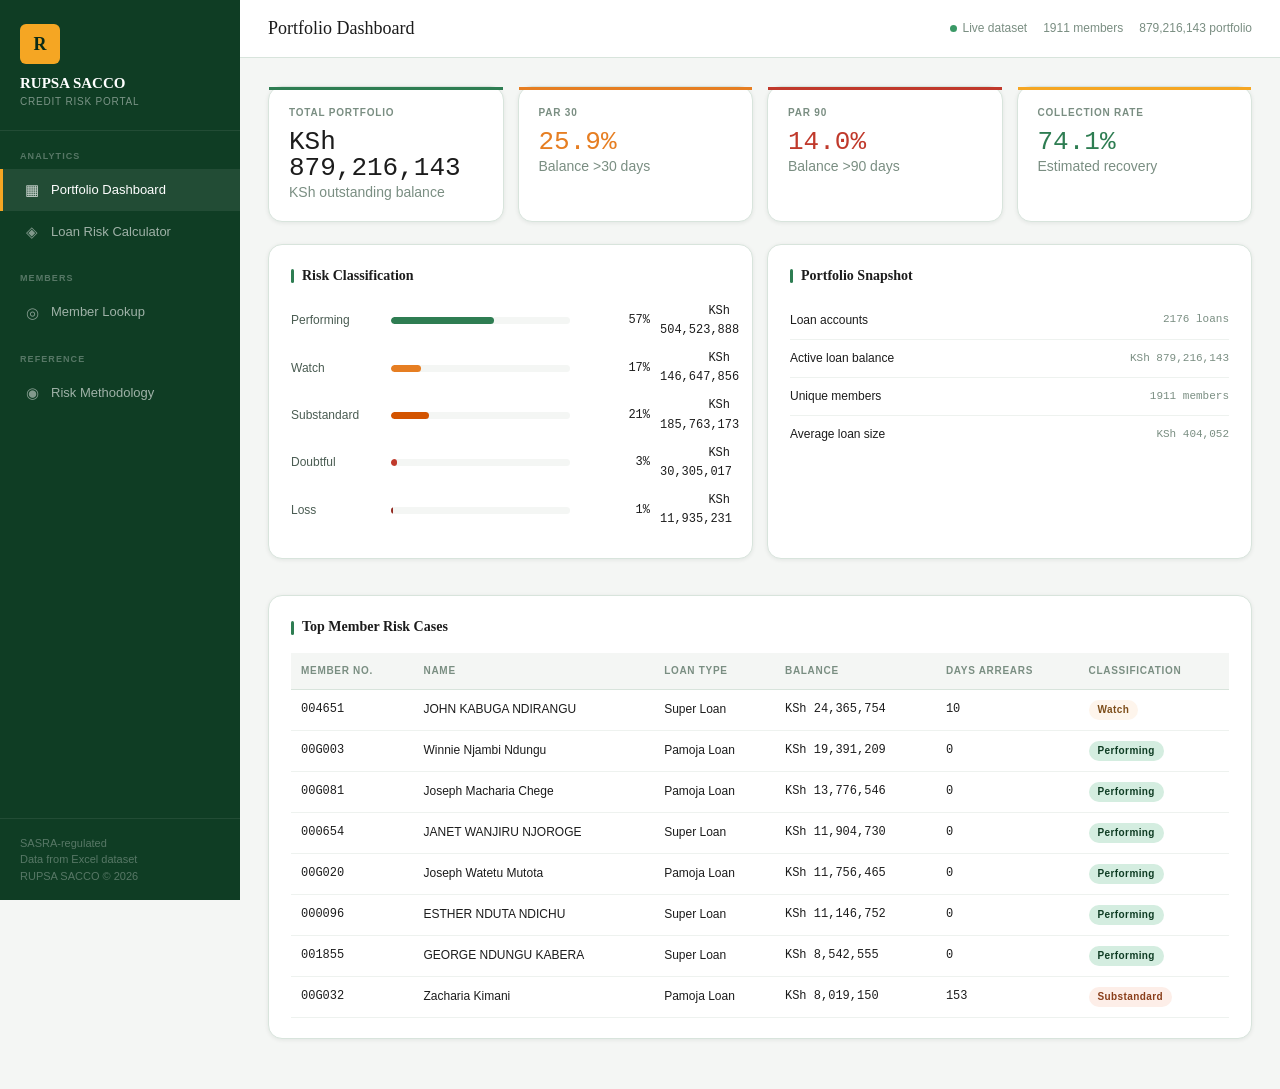
<file: website/index.html>
<!DOCTYPE html>
<html lang="en">
<head>
  <meta charset="UTF-8">
  <meta name="viewport" content="width=device-width, initial-scale=1.0">
  <title>RUPSA SACCO — Credit Risk Analytics Portal</title>
  <link rel="stylesheet" href="styles.css">
</head>
<body>
  <aside class="sidebar">
    <div class="sidebar-logo">
      <div class="logo-badge">R</div>
      <div class="logo-name">RUPSA SACCO</div>
      <div class="logo-sub">Credit Risk Portal</div>
    </div>
    <div class="sidebar-section">Analytics</div>
    <div class="nav-item active" onclick="nav('dashboard', this)">
      <span class="nav-icon">▦</span> Portfolio Dashboard
    </div>
    <div class="nav-item" onclick="nav('calculator', this)">
      <span class="nav-icon">◈</span> Loan Risk Calculator
    </div>
    <div class="sidebar-section">Members</div>
    <div class="nav-item" onclick="nav('lookup', this)">
      <span class="nav-icon">◎</span> Member Lookup
    </div>
    <div class="sidebar-section">Reference</div>
    <div class="nav-item" onclick="nav('methodology', this)">
      <span class="nav-icon">◉</span> Risk Methodology
    </div>
    <div class="sidebar-footer">
      SASRA-regulated<br>
      Data from Excel dataset<br>
      RUPSA SACCO © 2026
    </div>
  </aside>

  <div class="main">
    <div class="topbar">
      <div class="topbar-title" id="page-title">Portfolio Dashboard</div>
      <div class="topbar-meta">
        <span><span class="status-dot"></span>Live dataset</span>
        <span id="summary-members">— members</span>
        <span id="summary-portfolio">— portfolio</span>
      </div>
    </div>

    <div class="content">
      <div class="page active" id="page-dashboard">
        <div class="metrics-grid" id="dashboard-metrics">
          <div class="metric-card">
            <div class="metric-label">Total Portfolio</div>
            <div class="metric-value" id="metric-portfolio">—</div>
            <div class="metric-sub">KSh outstanding balance</div>
          </div>
          <div class="metric-card warn">
            <div class="metric-label">PAR 30</div>
            <div class="metric-value warn" id="metric-par30">—</div>
            <div class="metric-sub">Balance >30 days</div>
          </div>
          <div class="metric-card danger">
            <div class="metric-label">PAR 90</div>
            <div class="metric-value danger" id="metric-par90">—</div>
            <div class="metric-sub">Balance >90 days</div>
          </div>
          <div class="metric-card gold">
            <div class="metric-label">Collection Rate</div>
            <div class="metric-value good" id="metric-collection">—</div>
            <div class="metric-sub">Estimated recovery</div>
          </div>
        </div>

        <div class="two-col">
          <div class="card">
            <div class="card-title">Risk Classification</div>
            <div class="risk-row">
              <span class="risk-name"><span class="dot" style="background:#2E7D52"></span>Performing</span>
              <div class="bar-track"><div class="bar-fill" id="bar-performing" style="width:0;background:#2E7D52"></div></div>
              <span class="risk-pct" id="pct-performing">—</span>
              <span class="risk-kshs" id="amt-performing">—</span>
            </div>
            <div class="risk-row">
              <span class="risk-name"><span class="dot" style="background:#E67E22"></span>Watch</span>
              <div class="bar-track"><div class="bar-fill" id="bar-watch" style="width:0;background:#E67E22"></div></div>
              <span class="risk-pct" id="pct-watch">—</span>
              <span class="risk-kshs" id="amt-watch">—</span>
            </div>
            <div class="risk-row">
              <span class="risk-name"><span class="dot" style="background:#D35400"></span>Substandard</span>
              <div class="bar-track"><div class="bar-fill" id="bar-substandard" style="width:0;background:#D35400"></div></div>
              <span class="risk-pct" id="pct-substandard">—</span>
              <span class="risk-kshs" id="amt-substandard">—</span>
            </div>
            <div class="risk-row">
              <span class="risk-name"><span class="dot" style="background:#C0392B"></span>Doubtful</span>
              <div class="bar-track"><div class="bar-fill" id="bar-doubtful" style="width:0;background:#C0392B"></div></div>
              <span class="risk-pct" id="pct-doubtful">—</span>
              <span class="risk-kshs" id="amt-doubtful">—</span>
            </div>
            <div class="risk-row">
              <span class="risk-name"><span class="dot" style="background:#922B21"></span>Loss</span>
              <div class="bar-track"><div class="bar-fill" id="bar-loss" style="width:0;background:#922B21"></div></div>
              <span class="risk-pct" id="pct-loss">—</span>
              <span class="risk-kshs" id="amt-loss">—</span>
            </div>
          </div>

          <div class="card">
            <div class="card-title">Portfolio Snapshot</div>
            <div class="product-row">
              <span class="product-name">Loan accounts</span>
              <span class="product-kshs" id="pool-products">—</span>
            </div>
            <div class="product-row">
              <span class="product-name">Active loan balance</span>
              <span class="product-kshs" id="pool-balance">—</span>
            </div>
            <div class="product-row">
              <span class="product-name">Unique members</span>
              <span class="product-kshs" id="pool-members">—</span>
            </div>
            <div class="product-row">
              <span class="product-name">Average loan size</span>
              <span class="product-kshs" id="pool-average">—</span>
            </div>
          </div>
        </div>

        <div class="card">
          <div class="card-title">Top Member Risk Cases</div>
          <table class="data-table" id="top-risk-table">
            <thead>
              <tr>
                <th>Member No.</th>
                <th>Name</th>
                <th>Loan Type</th>
                <th>Balance</th>
                <th>Days Arrears</th>
                <th>Classification</th>
              </tr>
            </thead>
            <tbody></tbody>
          </table>
        </div>
      </div>

      <div class="page" id="page-calculator">
        <div class="card" style="margin-bottom:14px">
          <div class="card-title">Loan Risk Calculator</div>
          <p class="method-desc">Select a loan product and the calculator will auto-apply the corresponding interest profile. This is ideal for plausibility checks before appraisal.</p>
          <div class="calc-grid">
            <div class="field-group">
              <label>Loan Type</label>
              <select id="c-type"></select>
            </div>
            <div class="field-group">
              <label>Loan Amount (KSh)</label>
              <input type="number" id="c-amount" value="200000" placeholder="e.g. 200000">
            </div>
            <div class="field-group">
              <label>Loan Term (Months)</label>
              <input type="number" id="c-term" value="24" placeholder="e.g. 24">
            </div>
          </div>
          <div class="calc-grid">
            <div class="field-group">
              <label>Member Deposits (KSh)</label>
              <input type="number" id="c-deposits" value="80000" placeholder="e.g. 80000">
            </div>
            <div class="field-group">
              <label>Current Arrears Days</label>
              <input type="number" id="c-arrears" value="0" placeholder="0">
            </div>
            <div class="field-group">
              <label>Annual Interest Rate (%)</label>
              <input type="number" id="c-rate" value="12" step="0.1" placeholder="e.g. 12" readonly>
            </div>
          </div>
          <div class="field-note" id="calc-note">Auto-applied monthly interest: <strong id="monthly-rate">1.00%</strong></div>
          <div style="display:flex;gap:10px;align-items:center;margin-top:12px">
            <button class="btn-primary" onclick="calcRisk()">Run Risk Assessment →</button>
            <button class="btn-secondary" onclick="resetCalc()">Reset</button>
          </div>
        </div>

        <div id="calc-result" style="display:none">
          <div class="card">
            <div class="card-title">Assessment Result</div>
            <div class="result-grid">
              <div class="result-box">
                <div class="r-label">Monthly Repayment</div>
                <div class="r-val" id="r-emi">—</div>
                <div class="metric-sub">KSh</div>
              </div>
              <div class="result-box">
                <div class="r-label">Loan-to-Deposit Ratio</div>
                <div class="r-val" id="r-ltd">—</div>
                <div class="metric-sub">%</div>
              </div>
              <div class="result-box">
                <div class="r-label">Interest Rate</div>
                <div class="r-val" id="r-rate">—</div>
                <div class="metric-sub">Annual</div>
              </div>
              <div class="result-box">
                <div class="r-label">Credit Verdict</div>
                <div class="r-val" id="r-verdict">—</div>
                <div class="metric-sub">Preliminary</div>
              </div>
            </div>
            <div class="risk-verdict low" id="r-verdict-card">
              <div>
                <div class="verdict-level" id="verdict-level">Healthy</div>
                <div class="verdict-text" id="verdict-text">Member is within conservative exposure thresholds.</div>
              </div>
            </div>
          </div>
        </div>
      </div>

      <div class="page" id="page-lookup">
        <div class="card">
          <div class="card-title">Member Lookup</div>
          <p class="method-desc">Search the live Excel dataset by member number, phone number or account ID. Enter a 6-digit member number without the letter M.</p>
          <div class="search-bar">
            <input type="search" id="lookup-input" placeholder="000020 or +254725207022 or 0000000020">
            <button class="btn-primary" onclick="searchMember()">Search</button>
          </div>
          <div id="lookup-message" class="empty-state"></div>
          <div id="lookup-results" style="display:none">
            <div class="member-profile card" id="lookup-profile"></div>
            <div class="card" style="margin-top:16px">
              <div class="section-header">
                <div class="card-title">Loan Records</div>
                <span class="section-tag" id="lookup-count">— loans</span>
              </div>
              <table class="data-table" id="lookup-table">
                <thead>
                  <tr>
                    <th>Loan Type</th>
                    <th>Balance</th>
                    <th>Arrears</th>
                    <th>Rate</th>
                    <th>Classification</th>
                    <th>Maturity</th>
                  </tr>
                </thead>
                <tbody></tbody>
              </table>
            </div>
          </div>
        </div>
      </div>

      <div class="page" id="page-methodology">
        <div class="card">
          <div class="card-title">Methodology</div>
          <div class="method-item">
            <div class="method-title">Data Source</div>
            <div class="method-desc">The portal reads the SACCO loan portfolio from the attached Excel workbook and visualizes member credit exposures, classification, and arrears.</div>
          </div>
          <div class="method-item">
            <div class="method-title">Loan Product Rates</div>
            <div class="method-desc">Calculator rates are auto-applied by loan category. Normal loan uses 1.0% monthly, Emergency loan uses 1.3% monthly, School Fees loan uses 1.15% monthly, and M-Cash loan uses 5.0% monthly.</div>
          </div>
          <div class="method-item">
            <div class="method-title">Member Lookup</div>
            <div class="method-desc">Search using either the zero-padded member number, the raw phone number, or the account ID. Member numbers in the dataset are matched without the `M-` prefix.</div>
          </div>
          <div class="formula-block">EMI = P × r × (1+r)^n ÷ ((1+r)^n − 1)</div>
        </div>
      </div>
    </div>
  </div>

  <script src="app.js"></script>
</body>
</html>
</file>
<file: website/styles.css>
:root {
  --green-900: #0A2A17;
  --green-800: #0F3D24;
  --green-700: #1A5C38;
  --green-600: #2E7D52;
  --green-500: #3A9966;
  --green-100: #D4EDE0;
  --green-50: #EDF7F2;
  --gold: #F5A623;
  --gold-light: #FEF3DC;
  --red-700: #A93226;
  --red-500: #C0392B;
  --red-50: #FDEDEC;
  --amber-500: #E67E22;
  --amber-50: #FEF5EC;
  --bg: #F4F6F4;
  --surface: #FFFFFF;
  --border: #D8E4DC;
  --text-1: #1C1C1C;
  --text-2: #4A5C52;
  --text-3: #7A8E82;
  --font-head: 'Playfair Display', Georgia, serif;
  --font-body: 'IBM Plex Sans', sans-serif;
  --font-mono: 'IBM Plex Mono', monospace;
  --r-sm: 6px;
  --r-md: 10px;
  --r-lg: 14px;
  --shadow: 0 1px 4px rgba(10,42,23,0.08);
  --shadow-md: 0 4px 16px rgba(10,42,23,0.10);
}

*,
*::before,
*::after {
  box-sizing: border-box;
  margin: 0;
  padding: 0;
}

body {
  font-family: var(--font-body);
  background: var(--bg);
  color: var(--text-1);
  min-height: 100vh;
  display: flex;
  font-size: 14px;
  line-height: 1.6;
}

.sidebar {
  width: 240px;
  min-height: 100vh;
  background: var(--green-800);
  display: flex;
  flex-direction: column;
  position: fixed;
  top: 0;
  left: 0;
  z-index: 100;
}

.sidebar-logo {
  padding: 24px 20px 20px;
  border-bottom: 1px solid rgba(255,255,255,0.08);
}

.logo-badge {
  display: inline-flex;
  align-items: center;
  justify-content: center;
  width: 40px;
  height: 40px;
  background: var(--gold);
  border-radius: var(--r-sm);
  font-family: var(--font-head);
  font-size: 18px;
  font-weight: 700;
  color: var(--green-900);
  margin-bottom: 10px;
}

.logo-name {
  font-family: var(--font-head);
  font-size: 15px;
  font-weight: 600;
  color: #fff;
  line-height: 1.2;
}

.logo-sub {
  font-size: 10px;
  color: rgba(255,255,255,0.45);
  letter-spacing: 0.08em;
  text-transform: uppercase;
  margin-top: 2px;
}

.sidebar-section {
  font-size: 9px;
  font-weight: 600;
  letter-spacing: 0.12em;
  text-transform: uppercase;
  color: rgba(255,255,255,0.3);
  padding: 18px 20px 6px;
}

.nav-item {
  display: flex;
  align-items: center;
  gap: 10px;
  padding: 9px 20px;
  cursor: pointer;
  font-size: 13px;
  color: rgba(255,255,255,0.6);
  transition: background 0.15s, color 0.15s;
  border-left: 3px solid transparent;
  user-select: none;
}

.nav-item:hover {
  background: rgba(255,255,255,0.05);
  color: rgba(255,255,255,0.9);
}

.nav-item.active {
  background: rgba(255,255,255,0.08);
  color: #fff;
  border-left-color: var(--gold);
}

.nav-icon {
  font-size: 15px;
  width: 18px;
  text-align: center;
  opacity: 0.8;
}

.sidebar-footer {
  margin-top: auto;
  padding: 16px 20px;
  border-top: 1px solid rgba(255,255,255,0.08);
  font-size: 11px;
  color: rgba(255,255,255,0.3);
  line-height: 1.5;
}

.main {
  margin-left: 240px;
  flex: 1;
  min-height: 100vh;
  display: flex;
  flex-direction: column;
}

.topbar {
  background: var(--surface);
  border-bottom: 1px solid var(--border);
  padding: 14px 28px;
  display: flex;
  align-items: center;
  justify-content: space-between;
  position: sticky;
  top: 0;
  z-index: 50;
}

.topbar-title {
  font-family: var(--font-head);
  font-size: 18px;
  font-weight: 500;
  color: var(--text-1);
}

.topbar-meta {
  font-size: 12px;
  color: var(--text-3);
  display: flex;
  align-items: center;
  gap: 16px;
}

.status-dot {
  display: inline-block;
  width: 7px;
  height: 7px;
  border-radius: 50%;
  background: var(--green-500);
  margin-right: 5px;
  animation: pulse 2s infinite;
}

@keyframes pulse {
  0%, 100% { opacity: 1; }
  50% { opacity: 0.4; }
}

.content {
  padding: 28px;
  flex: 1;
}

.page { display: none; }
.page.active { display: block; }

.card {
  background: var(--surface);
  border: 1px solid var(--border);
  border-radius: var(--r-lg);
  padding: 20px 22px;
  box-shadow: var(--shadow);
  margin-bottom: 22px;
}

.card-title {
  font-family: var(--font-head);
  font-size: 14px;
  font-weight: 600;
  color: var(--text-1);
  margin-bottom: 14px;
  display: flex;
  align-items: center;
  gap: 8px;
}

.card-title::before {
  content: '';
  display: inline-block;
  width: 3px;
  height: 14px;
  background: var(--green-600);
  border-radius: 2px;
  flex-shrink: 0;
}

.metrics-grid,
.result-grid,
.par-grid {
  display: grid;
  gap: 14px;
}

.metrics-grid { grid-template-columns: repeat(4, 1fr); margin-bottom: 22px; }
.result-grid { grid-template-columns: repeat(4, 1fr); gap: 12px; margin-top: 18px; }
.par-grid { grid-template-columns: repeat(4, 1fr); }

.metric-card,
.result-box {
  background: var(--surface);
  border: 1px solid var(--border);
  border-radius: var(--r-lg);
  padding: 18px 20px;
  box-shadow: var(--shadow);
  position: relative;
}

.metric-card::after,
.result-box::after {
  content: '';
  position: absolute;
  top: 0;
  left: 0;
  right: 0;
  height: 3px;
  background: var(--green-600);
}

.metric-card.warn::after { background: var(--amber-500); }
.metric-card.danger::after { background: var(--red-500); }
.metric-card.gold::after { background: var(--gold); }

.metric-label,
.r-label,
.method-title,
.section-title {
  font-size: 10px;
  font-weight: 600;
  letter-spacing: 0.08em;
  text-transform: uppercase;
  color: var(--text-3);
  margin-bottom: 8px;
}

.metric-value,
.r-val {
  font-family: var(--font-mono);
  font-size: 26px;
  font-weight: 500;
  color: var(--text-1);
  line-height: 1;
}

.metric-value.danger { color: var(--red-500); }
.metric-value.warn { color: var(--amber-500); }
.metric-value.good { color: var(--green-600); }

.metric-sub,
.verdict-text,
.method-desc,
.search-bar input,
.field-group label,
.data-table th,
.data-table td,
.empty-state p {
  color: var(--text-3);
}

.two-col,
.three-col,
.member-profile {
  display: grid;
  gap: 14px;
  margin-bottom: 14px;
}

.two-col { grid-template-columns: 1fr 1fr; }
.three-col { grid-template-columns: repeat(3, 1fr); }
.member-profile { grid-template-columns: 1fr 2fr; }

.risk-row {
  display: flex;
  align-items: center;
  gap: 10px;
  margin-bottom: 9px;
  font-size: 12px;
}

.risk-name {
  width: 90px;
  color: var(--text-2);
  font-weight: 500;
  flex-shrink: 0;
}

.bar-track {
  flex: 1;
  height: 7px;
  background: var(--bg);
  border-radius: 4px;
  overflow: hidden;
}

.bar-fill {
  height: 100%;
  border-radius: 4px;
  transition: width 0.8s cubic-bezier(.23,1,.32,1);
}

.risk-pct,
.risk-kshs {
  width: 70px;
  text-align: right;
  font-family: var(--font-mono);
  font-size: 12px;
}

.data-table {
  width: 100%;
  border-collapse: collapse;
  font-size: 12px;
}

.data-table th,
.data-table td {
  padding: 10px;
  border-bottom: 1px solid #EEF2EF;
  color: var(--text-1);
}

.data-table th {
  text-align: left;
  font-size: 10px;
  font-weight: 600;
  letter-spacing: 0.07em;
  text-transform: uppercase;
  background: var(--bg);
  color: var(--text-3);
  border-bottom: 1px solid var(--border);
}

.data-table tr:hover td { background: var(--green-50); }

.badge {
  display: inline-block;
  padding: 2px 9px;
  border-radius: 20px;
  font-size: 10px;
  font-weight: 600;
  letter-spacing: 0.04em;
}

.badge-ok { background: var(--green-100); color: var(--green-800); }
.badge-watch { background: var(--amber-50); color: #7D4E1A; }
.badge-sub { background: #FDEEE8; color: #8A3E1A; }
.badge-doubt { background: var(--red-50); color: var(--red-700); }
.badge-loss { background: #F5E5E5; color: #6E1E1E; }

.product-row,
.profile-stat-row,
.field-group,
.calc-grid,
.search-bar {
  display: flex;
  align-items: center;
  justify-content: space-between;
  gap: 10px;
}

.product-row {
  padding: 9px 0;
  border-bottom: 1px solid #EEF2EF;
  font-size: 12px;
}

.product-row:last-child { border-bottom: none; }

.product-name { font-weight: 500; color: var(--text-1); }
.product-kshs { color: var(--text-3); font-family: var(--font-mono); font-size: 11px; }

.field-group { flex-direction: column; align-items: flex-start; }

.field-group label {
  font-size: 11px;
  font-weight: 600;
  text-transform: uppercase;
  letter-spacing: 0.07em;
  margin-bottom: 6px;
}

.field-group input,
.field-group select,
.search-bar input {
  width: 100%;
  padding: 11px 12px;
  border: 1px solid var(--border);
  border-radius: var(--r-sm);
  font-family: var(--font-body);
  font-size: 13px;
  color: var(--text-1);
  background: var(--surface);
  transition: border 0.15s;
}

.field-group input:focus,
.field-group select:focus,
.search-bar input:focus {
  outline: none;
  border-color: var(--green-600);
  box-shadow: 0 0 0 3px rgba(46,125,82,0.12);
}

.btn-primary,
.btn-secondary {
  padding: 10px 22px;
  border: none;
  border-radius: var(--r-sm);
  font-family: var(--font-body);
  font-size: 13px;
  font-weight: 600;
  cursor: pointer;
  transition: background 0.15s, transform 0.1s;
}

.btn-primary {
  background: var(--green-700);
  color: #fff;
}

.btn-secondary {
  background: #fff;
  color: var(--text-2);
  border: 1px solid var(--border);
}

.btn-primary:hover { background: var(--green-600); }
.btn-secondary:hover { background: #f4f6f4; }
.btn-primary:active,
.btn-secondary:active { transform: scale(0.98); }

.field-note {
  margin-top: 10px;
  font-size: 12px;
  color: var(--text-3);
}

.risk-verdict {
  margin-top: 14px;
  padding: 14px 18px;
  border-radius: var(--r-md);
  display: flex;
  align-items: flex-start;
  gap: 12px;
}

.risk-verdict.low { background: var(--green-50); border: 1px solid var(--green-100); }
.risk-verdict.medium { background: var(--amber-50); border: 1px solid #F5C99B; }
.risk-verdict.high { background: var(--red-50); border: 1px solid #F2BDBA; }

.verdict-level { font-family: var(--font-head); font-size: 16px; font-weight: 600; }
.verdict-level.low { color: var(--green-700); }
.verdict-level.medium { color: #9A5A0A; }
.verdict-level.high { color: var(--red-700); }

.verdict-text { font-size: 12px; color: var(--text-2); line-height: 1.6; }

.profile-avatar {
  width: 52px;
  height: 52px;
  border-radius: 50%;
  background: var(--green-700);
  display: flex;
  align-items: center;
  justify-content: center;
  font-family: var(--font-head);
  font-size: 20px;
  font-weight: 600;
  color: #fff;
  margin-bottom: 12px;
}

.profile-stat-row {
  display: flex;
  justify-content: space-between;
  padding: 6px 0;
  border-bottom: 1px solid #EEF2EF;
  font-size: 12px;
}

.profile-stat-row:last-child { border-bottom: none; }

.profile-stat-label { color: var(--text-3); }
.profile-stat-val { font-weight: 500; color: var(--text-1); font-family: var(--font-mono); }

.method-item { padding: 14px 0; border-bottom: 1px solid var(--border); }
.method-item:last-child { border-bottom: none; }

.method-title { font-family: var(--font-head); font-size: 14px; font-weight: 600; color: var(--green-700); margin-bottom: 5px; }
.method-desc { font-size: 12px; color: var(--text-2); line-height: 1.7; }

.formula-block { background: var(--green-50); border-left: 3px solid var(--green-600); padding: 10px 14px; border-radius: 0 var(--r-sm) var(--r-sm) 0; font-family: var(--font-mono); font-size: 11px; color: var(--green-800); margin-top: 8px; line-height: 1.8; }

.section-header { display: flex; align-items: center; justify-content: space-between; margin-bottom: 14px; }
.section-tag { font-size: 10px; background: var(--green-50); color: var(--green-700); padding: 3px 8px; border-radius: 20px; font-weight: 600; }

.section-title { font-family: var(--font-head); font-size: 13px; font-weight: 600; color: var(--text-1); }

.empty-state { text-align: center; padding: 20px 10px; color: var(--text-3); }
.empty-state-icon { font-size: 32px; margin-bottom: 10px; }

@media (max-width: 900px) {
  .sidebar { width: 200px; }
  .main { margin-left: 200px; }
  .metrics-grid, .result-grid { grid-template-columns: 1fr 1fr; }
  .calc-grid, .two-col, .three-col { grid-template-columns: 1fr; }
}

@media (max-width: 700px) {
  .sidebar { position: relative; width: 100%; min-height: auto; }
  .main { margin-left: 0; }
  .topbar { flex-direction: column; align-items: flex-start; gap: 12px; }
  .sidebar-footer { text-align: left; }
}
</file>
<file: sacco_credit_risk_project/website/styles.css>
:root {
  --green-900: #0A2A17;
  --green-800: #0F3D24;
  --green-700: #1A5C38;
  --green-600: #2E7D52;
  --green-500: #3A9966;
  --green-100: #D4EDE0;
  --green-50: #EDF7F2;
  --gold: #F5A623;
  --gold-light: #FEF3DC;
  --red-700: #A93226;
  --red-500: #C0392B;
  --red-50: #FDEDEC;
  --amber-500: #E67E22;
  --amber-50: #FEF5EC;
  --bg: #F4F6F4;
  --surface: #FFFFFF;
  --border: #D8E4DC;
  --text-1: #1C1C1C;
  --text-2: #4A5C52;
  --text-3: #7A8E82;
  --font-head: 'Playfair Display', Georgia, serif;
  --font-body: 'IBM Plex Sans', sans-serif;
  --font-mono: 'IBM Plex Mono', monospace;
  --r-sm: 6px;
  --r-md: 10px;
  --r-lg: 14px;
  --shadow: 0 1px 4px rgba(10,42,23,0.08);
  --shadow-md: 0 4px 16px rgba(10,42,23,0.10);
}

*,
*::before,
*::after {
  box-sizing: border-box;
  margin: 0;
  padding: 0;
}

body {
  font-family: var(--font-body);
  background: var(--bg);
  color: var(--text-1);
  min-height: 100vh;
  display: flex;
  font-size: 14px;
  line-height: 1.6;
}

.sidebar {
  width: 240px;
  min-height: 100vh;
  background: var(--green-800);
  display: flex;
  flex-direction: column;
  position: fixed;
  top: 0;
  left: 0;
  z-index: 100;
}

.sidebar-logo {
  padding: 24px 20px 20px;
  border-bottom: 1px solid rgba(255,255,255,0.08);
}

.logo-badge {
  display: inline-flex;
  align-items: center;
  justify-content: center;
  width: 40px;
  height: 40px;
  background: var(--gold);
  border-radius: var(--r-sm);
  font-family: var(--font-head);
  font-size: 18px;
  font-weight: 700;
  color: var(--green-900);
  margin-bottom: 10px;
}

.logo-name {
  font-family: var(--font-head);
  font-size: 15px;
  font-weight: 600;
  color: #fff;
  line-height: 1.2;
}

.logo-sub {
  font-size: 10px;
  color: rgba(255,255,255,0.45);
  letter-spacing: 0.08em;
  text-transform: uppercase;
  margin-top: 2px;
}

.sidebar-section {
  font-size: 9px;
  font-weight: 600;
  letter-spacing: 0.12em;
  text-transform: uppercase;
  color: rgba(255,255,255,0.3);
  padding: 18px 20px 6px;
}

.nav-item {
  display: flex;
  align-items: center;
  gap: 10px;
  padding: 9px 20px;
  cursor: pointer;
  font-size: 13px;
  color: rgba(255,255,255,0.6);
  transition: background 0.15s, color 0.15s;
  border-left: 3px solid transparent;
  user-select: none;
}

.nav-item:hover {
  background: rgba(255,255,255,0.05);
  color: rgba(255,255,255,0.9);
}

.nav-item.active {
  background: rgba(255,255,255,0.08);
  color: #fff;
  border-left-color: var(--gold);
}

.nav-icon {
  font-size: 15px;
  width: 18px;
  text-align: center;
  opacity: 0.8;
}

.sidebar-footer {
  margin-top: auto;
  padding: 16px 20px;
  border-top: 1px solid rgba(255,255,255,0.08);
  font-size: 11px;
  color: rgba(255,255,255,0.3);
  line-height: 1.5;
}

.main {
  margin-left: 240px;
  flex: 1;
  min-height: 100vh;
  display: flex;
  flex-direction: column;
}

.topbar {
  background: var(--surface);
  border-bottom: 1px solid var(--border);
  padding: 14px 28px;
  display: flex;
  align-items: center;
  justify-content: space-between;
  position: sticky;
  top: 0;
  z-index: 50;
}

.topbar-title {
  font-family: var(--font-head);
  font-size: 18px;
  font-weight: 500;
  color: var(--text-1);
}

.topbar-meta {
  font-size: 12px;
  color: var(--text-3);
  display: flex;
  align-items: center;
  gap: 16px;
}

.status-dot {
  display: inline-block;
  width: 7px;
  height: 7px;
  border-radius: 50%;
  background: var(--green-500);
  margin-right: 5px;
  animation: pulse 2s infinite;
}

@keyframes pulse {
  0%, 100% { opacity: 1; }
  50% { opacity: 0.4; }
}

.content {
  padding: 28px;
  flex: 1;
}

.page { display: none; }
.page.active { display: block; }

.card {
  background: var(--surface);
  border: 1px solid var(--border);
  border-radius: var(--r-lg);
  padding: 20px 22px;
  box-shadow: var(--shadow);
  margin-bottom: 22px;
}

.card-title {
  font-family: var(--font-head);
  font-size: 14px;
  font-weight: 600;
  color: var(--text-1);
  margin-bottom: 14px;
  display: flex;
  align-items: center;
  gap: 8px;
}

.card-title::before {
  content: '';
  display: inline-block;
  width: 3px;
  height: 14px;
  background: var(--green-600);
  border-radius: 2px;
  flex-shrink: 0;
}

.metrics-grid,
.result-grid,
.par-grid {
  display: grid;
  gap: 14px;
}

.metrics-grid { grid-template-columns: repeat(4, 1fr); margin-bottom: 22px; }
.result-grid { grid-template-columns: repeat(4, 1fr); gap: 12px; margin-top: 18px; }
.par-grid { grid-template-columns: repeat(4, 1fr); }

.metric-card,
.result-box {
  background: var(--surface);
  border: 1px solid var(--border);
  border-radius: var(--r-lg);
  padding: 18px 20px;
  box-shadow: var(--shadow);
  position: relative;
}

.metric-card::after,
.result-box::after {
  content: '';
  position: absolute;
  top: 0;
  left: 0;
  right: 0;
  height: 3px;
  background: var(--green-600);
}

.metric-card.warn::after { background: var(--amber-500); }
.metric-card.danger::after { background: var(--red-500); }
.metric-card.gold::after { background: var(--gold); }

.metric-label,
.r-label,
.method-title,
.section-title {
  font-size: 10px;
  font-weight: 600;
  letter-spacing: 0.08em;
  text-transform: uppercase;
  color: var(--text-3);
  margin-bottom: 8px;
}

.metric-value,
.r-val {
  font-family: var(--font-mono);
  font-size: 26px;
  font-weight: 500;
  color: var(--text-1);
  line-height: 1;
}

.metric-value.danger { color: var(--red-500); }
.metric-value.warn { color: var(--amber-500); }
.metric-value.good { color: var(--green-600); }

.metric-sub,
.verdict-text,
.method-desc,
.search-bar input,
.field-group label,
.data-table th,
.data-table td,
.empty-state p {
  color: var(--text-3);
}

.two-col,
.three-col,
.member-profile {
  display: grid;
  gap: 14px;
  margin-bottom: 14px;
}

.two-col { grid-template-columns: 1fr 1fr; }
.three-col { grid-template-columns: repeat(3, 1fr); }
.member-profile { grid-template-columns: 1fr 2fr; }

.risk-row {
  display: flex;
  align-items: center;
  gap: 10px;
  margin-bottom: 9px;
  font-size: 12px;
}

.risk-name {
  width: 90px;
  color: var(--text-2);
  font-weight: 500;
  flex-shrink: 0;
}

.bar-track {
  flex: 1;
  height: 7px;
  background: var(--bg);
  border-radius: 4px;
  overflow: hidden;
}

.bar-fill {
  height: 100%;
  border-radius: 4px;
  transition: width 0.8s cubic-bezier(.23,1,.32,1);
}

.risk-pct,
.risk-kshs {
  width: 70px;
  text-align: right;
  font-family: var(--font-mono);
  font-size: 12px;
}

.data-table {
  width: 100%;
  border-collapse: collapse;
  font-size: 12px;
}

.data-table th,
.data-table td {
  padding: 10px;
  border-bottom: 1px solid #EEF2EF;
  color: var(--text-1);
}

.data-table th {
  text-align: left;
  font-size: 10px;
  font-weight: 600;
  letter-spacing: 0.07em;
  text-transform: uppercase;
  background: var(--bg);
  color: var(--text-3);
  border-bottom: 1px solid var(--border);
}

.data-table tr:hover td { background: var(--green-50); }

.badge {
  display: inline-block;
  padding: 2px 9px;
  border-radius: 20px;
  font-size: 10px;
  font-weight: 600;
  letter-spacing: 0.04em;
}

.badge-ok { background: var(--green-100); color: var(--green-800); }
.badge-watch { background: var(--amber-50); color: #7D4E1A; }
.badge-sub { background: #FDEEE8; color: #8A3E1A; }
.badge-doubt { background: var(--red-50); color: var(--red-700); }
.badge-loss { background: #F5E5E5; color: #6E1E1E; }

.product-row,
.profile-stat-row,
.field-group,
.calc-grid,
.search-bar {
  display: flex;
  align-items: center;
  justify-content: space-between;
  gap: 10px;
}

.product-row {
  padding: 9px 0;
  border-bottom: 1px solid #EEF2EF;
  font-size: 12px;
}

.product-row:last-child { border-bottom: none; }

.product-name { font-weight: 500; color: var(--text-1); }
.product-kshs { color: var(--text-3); font-family: var(--font-mono); font-size: 11px; }

.field-group { flex-direction: column; align-items: flex-start; }

.field-group label {
  font-size: 11px;
  font-weight: 600;
  text-transform: uppercase;
  letter-spacing: 0.07em;
  margin-bottom: 6px;
}

.field-group input,
.field-group select,
.search-bar input {
  width: 100%;
  padding: 11px 12px;
  border: 1px solid var(--border);
  border-radius: var(--r-sm);
  font-family: var(--font-body);
  font-size: 13px;
  color: var(--text-1);
  background: var(--surface);
  transition: border 0.15s;
}

.field-group input:focus,
.field-group select:focus,
.search-bar input:focus {
  outline: none;
  border-color: var(--green-600);
  box-shadow: 0 0 0 3px rgba(46,125,82,0.12);
}

.btn-primary,
.btn-secondary {
  padding: 10px 22px;
  border: none;
  border-radius: var(--r-sm);
  font-family: var(--font-body);
  font-size: 13px;
  font-weight: 600;
  cursor: pointer;
  transition: background 0.15s, transform 0.1s;
}

.btn-primary {
  background: var(--green-700);
  color: #fff;
}

.btn-secondary {
  background: #fff;
  color: var(--text-2);
  border: 1px solid var(--border);
}

.btn-primary:hover { background: var(--green-600); }
.btn-secondary:hover { background: #f4f6f4; }
.btn-primary:active,
.btn-secondary:active { transform: scale(0.98); }

.field-note {
  margin-top: 10px;
  font-size: 12px;
  color: var(--text-3);
}

.risk-verdict {
  margin-top: 14px;
  padding: 14px 18px;
  border-radius: var(--r-md);
  display: flex;
  align-items: flex-start;
  gap: 12px;
}

.risk-verdict.low { background: var(--green-50); border: 1px solid var(--green-100); }
.risk-verdict.medium { background: var(--amber-50); border: 1px solid #F5C99B; }
.risk-verdict.high { background: var(--red-50); border: 1px solid #F2BDBA; }

.verdict-level { font-family: var(--font-head); font-size: 16px; font-weight: 600; }
.verdict-level.low { color: var(--green-700); }
.verdict-level.medium { color: #9A5A0A; }
.verdict-level.high { color: var(--red-700); }

.verdict-text { font-size: 12px; color: var(--text-2); line-height: 1.6; }

.profile-avatar {
  width: 52px;
  height: 52px;
  border-radius: 50%;
  background: var(--green-700);
  display: flex;
  align-items: center;
  justify-content: center;
  font-family: var(--font-head);
  font-size: 20px;
  font-weight: 600;
  color: #fff;
  margin-bottom: 12px;
}

.profile-stat-row {
  display: flex;
  justify-content: space-between;
  padding: 6px 0;
  border-bottom: 1px solid #EEF2EF;
  font-size: 12px;
}

.profile-stat-row:last-child { border-bottom: none; }

.profile-stat-label { color: var(--text-3); }
.profile-stat-val { font-weight: 500; color: var(--text-1); font-family: var(--font-mono); }

.method-item { padding: 14px 0; border-bottom: 1px solid var(--border); }
.method-item:last-child { border-bottom: none; }

.method-title { font-family: var(--font-head); font-size: 14px; font-weight: 600; color: var(--green-700); margin-bottom: 5px; }
.method-desc { font-size: 12px; color: var(--text-2); line-height: 1.7; }

.formula-block { background: var(--green-50); border-left: 3px solid var(--green-600); padding: 10px 14px; border-radius: 0 var(--r-sm) var(--r-sm) 0; font-family: var(--font-mono); font-size: 11px; color: var(--green-800); margin-top: 8px; line-height: 1.8; }

.section-header { display: flex; align-items: center; justify-content: space-between; margin-bottom: 14px; }
.section-tag { font-size: 10px; background: var(--green-50); color: var(--green-700); padding: 3px 8px; border-radius: 20px; font-weight: 600; }

.section-title { font-family: var(--font-head); font-size: 13px; font-weight: 600; color: var(--text-1); }

.empty-state { text-align: center; padding: 20px 10px; color: var(--text-3); }
.empty-state-icon { font-size: 32px; margin-bottom: 10px; }

@media (max-width: 900px) {
  .sidebar { width: 200px; }
  .main { margin-left: 200px; }
  .metrics-grid, .result-grid { grid-template-columns: 1fr 1fr; }
  .calc-grid, .two-col, .three-col { grid-template-columns: 1fr; }
}

@media (max-width: 700px) {
  .sidebar { position: relative; width: 100%; min-height: auto; }
  .main { margin-left: 0; }
  .topbar { flex-direction: column; align-items: flex-start; gap: 12px; }
  .sidebar-footer { text-align: left; }
}
</file>
